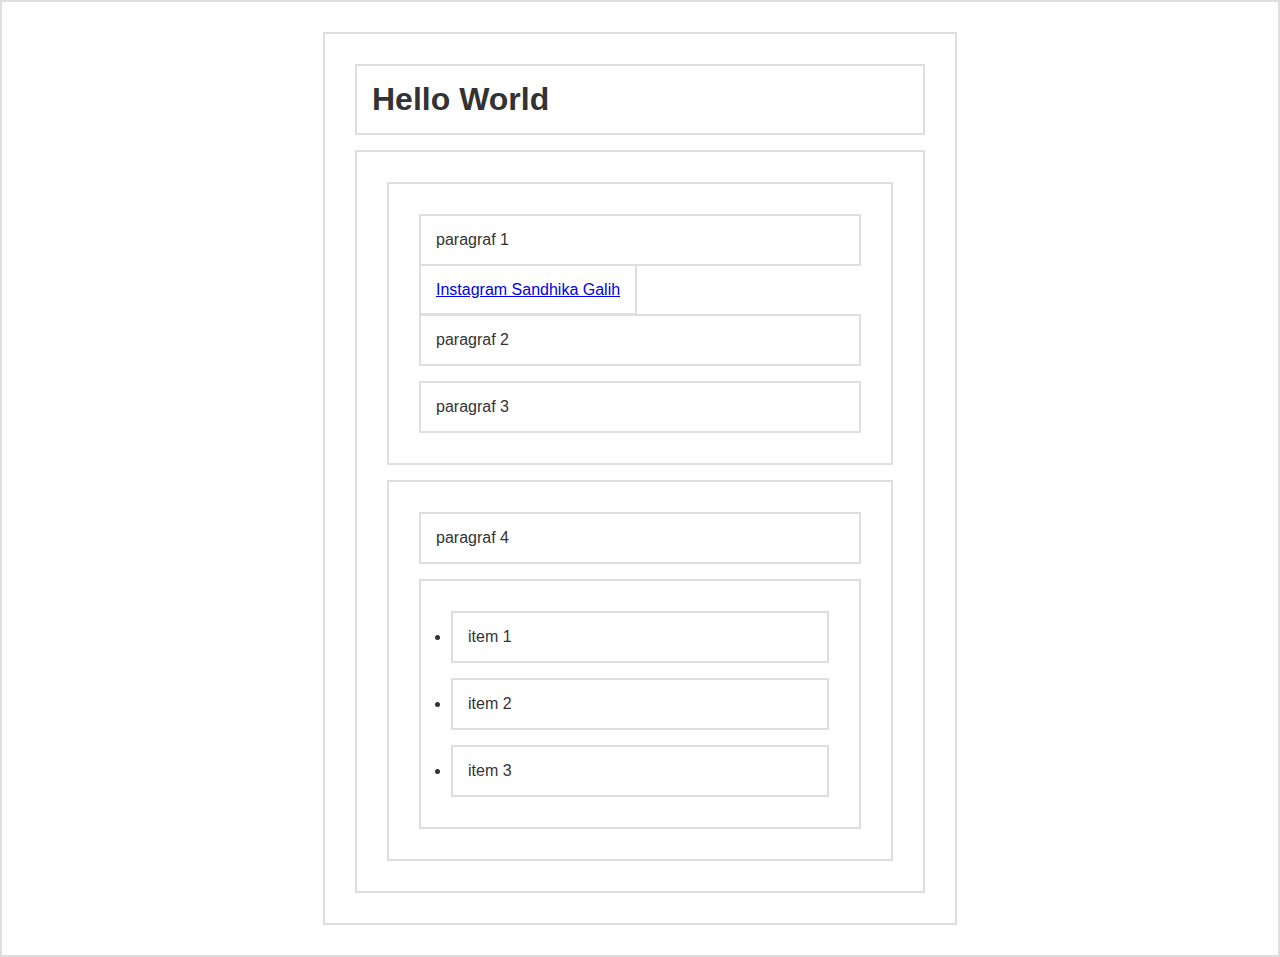
<file: dom-event/index.html>
<!DOCTYPE html>
<html lang="en">
<head>
    <meta charset="UTF-8">
    <title>Dom Selection</title>
    <style>
    * { 
        border: 2px solid #dedede; 
        padding: 15px; 
        margin: 15px; 
    }
    html { 
        margin: 0;
        padding: 0;
    }
    body { 
        max-width: 600px;
        margin: 30px auto;
        font-family: sans-serif;
        color: #333;
    }
    </style>
</head>
<body>

<h1 id="judul">Hello World</h1>
<div id="container">
    <section id="a">
        <p class="p1">paragraf 1</p>
        <a href="http://instagram.com/sandhikagalih">Instagram Sandhika Galih</a>
        <p class="p2">paragraf 2</p>
        <p class="p3" onclick="ubahWarnaP3()">paragraf 3</p>
    </section>
    <section id="b">
        <p>paragraf 4</p>
        <ul>
            <li>item 1</li>
            <li>item 2</li>
            <li>item 3</li>
        </ul>
    </section>
</div>

<script src="script.js"></script>
</body>
</html>
</file>
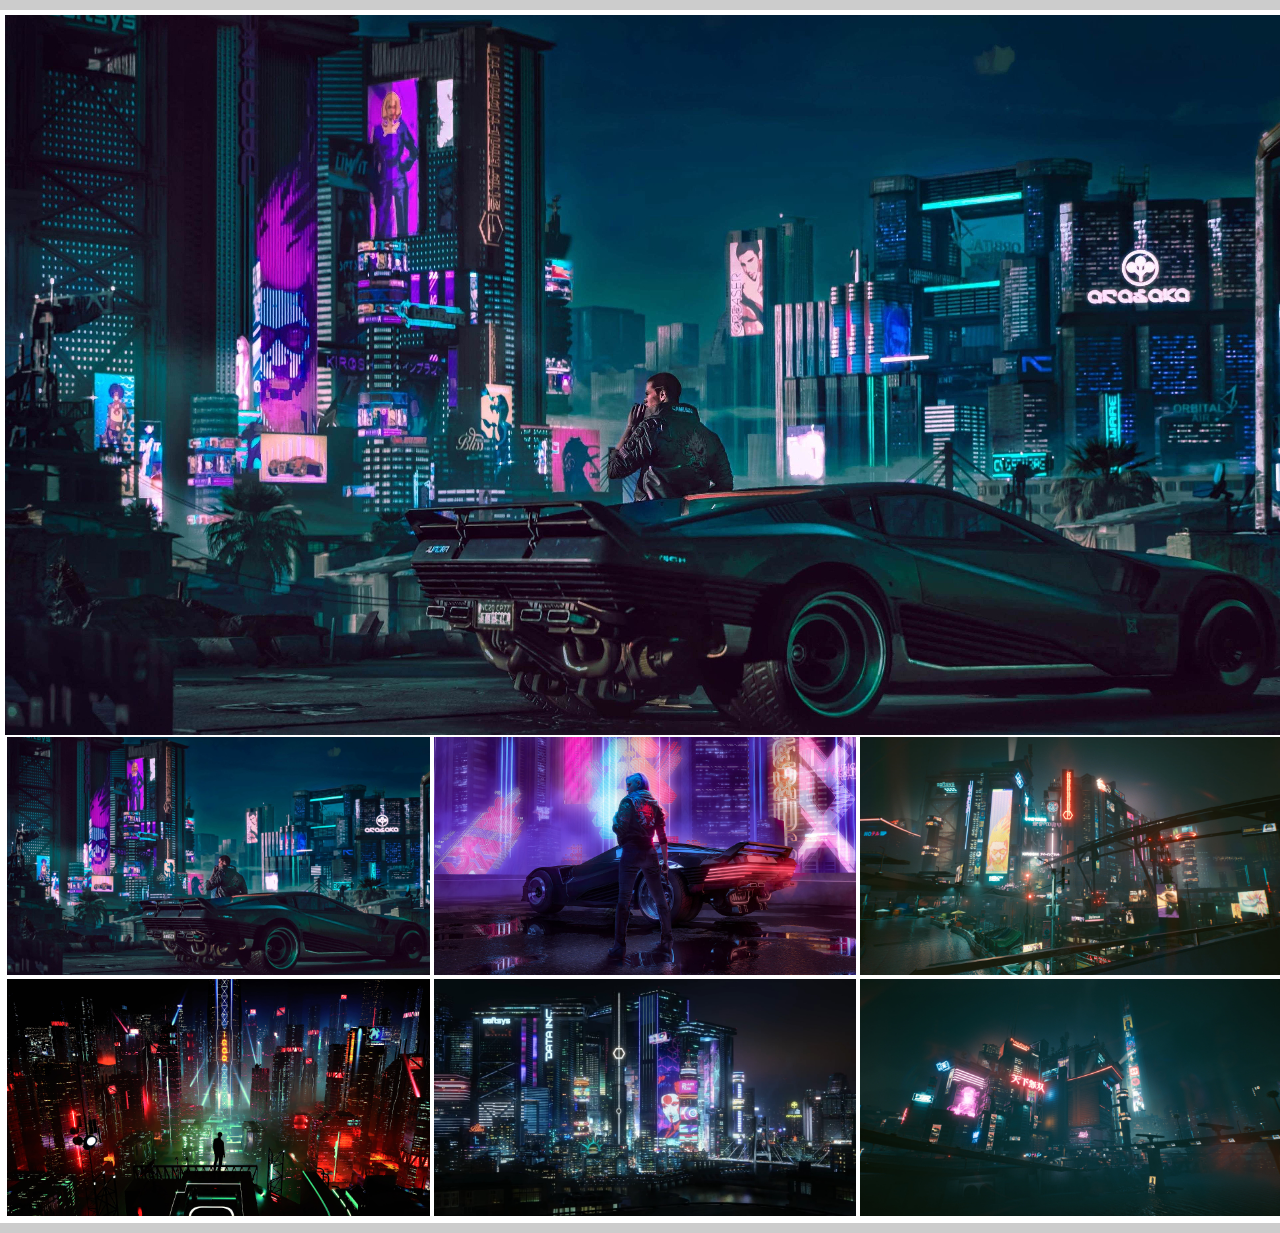
<file: dom-img/index.html>
<!DOCTYPE html>
<html lang="en">
<head>
    <meta charset="UTF-8">
    <meta name="viewport" content="width=device-width, initial-scale=1.0">
    <title>Document</title>
    <link rel="stylesheet" href="style.css">
</head>
<body>
    
    <div class="container">
        <img src="img/cyberpunk1.jpg" class="jumbo">
        <div class="thumbnail">
            <img src="img/cyberpunk1.jpg" class="thumb">
            <img src="img/cyberpunk2.jpg" class="thumb">
            <img src="img/cyberpunk3.jpg" class="thumb">
            <img src="img/cyberpunk4.jpg" class="thumb">
            <img src="img/cyberpunk5.jpg" class="thumb">
            <img src="img/cyberpunk6.jpg" class="thumb">
        </div>
    </div>
    
    <script src="script.js"></script>
</body>
</html>
</file>
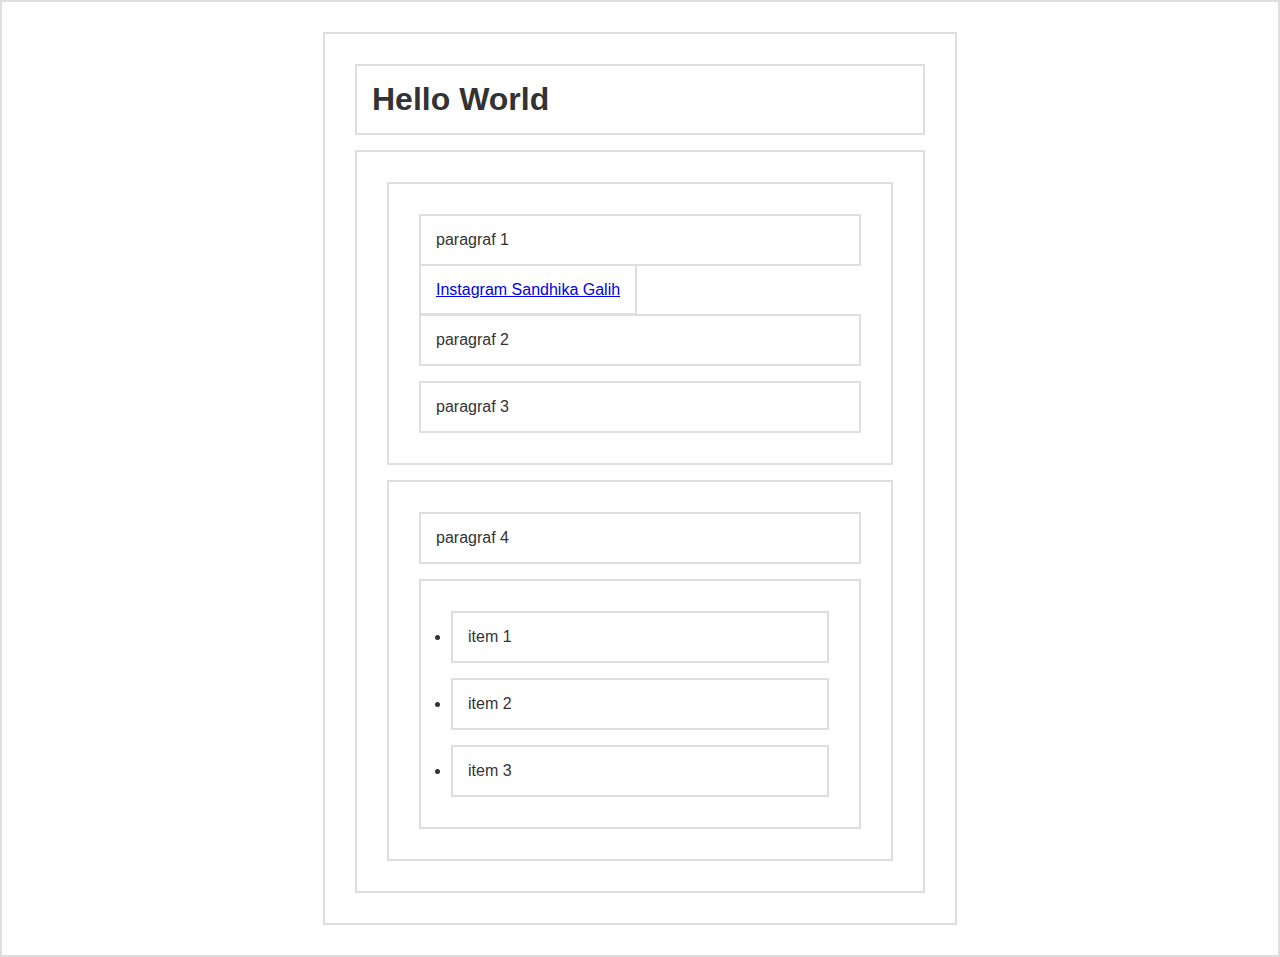
<file: dom-manipulation1/index.html>
<!DOCTYPE html>
<html lang="en">
<head>
    <meta charset="UTF-8">
    <title>Dom Selection</title>
    <style>
    * { 
        border: 2px solid #dedede; 
        padding: 15px; 
        margin: 15px; 
    }
    html { 
        margin: 0;
        padding: 0;
    }
    body { 
        max-width: 600px;
        margin: 30px auto;
        font-family: sans-serif;
        color: #333;
    }

    .biru-muda{
        background-color: lightblue;
    }
    </style>
</head>
<body>

<h1 id="judul">Hello World</h1>
<div id="container">
    <section id="a">
        <p class="p1">paragraf 1</p>
        <a href="http://instagram.com/sandhikagalih">Instagram Sandhika Galih</a>
        <p class="p2">paragraf 2</p>
        <p class="p3">paragraf 3</p>
    </section>
    <section id="b">
        <p>paragraf 4</p>
        <ul>
            <li>item 1</li>
            <li>item 2</li>
            <li>item 3</li>
        </ul>
    </section>
</div>

<script src="script.js"></script>
</body>
</html>
</file>
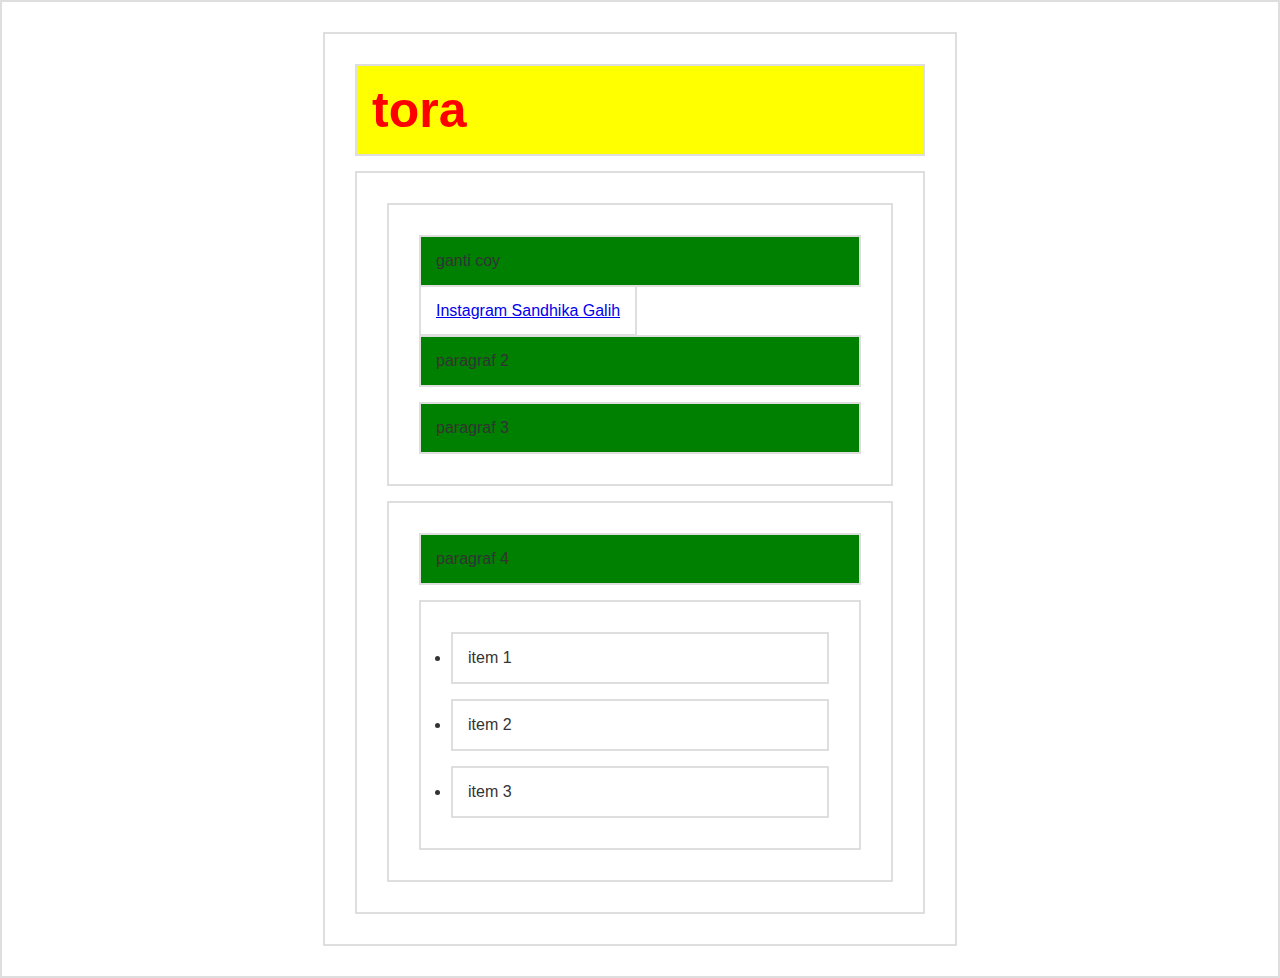
<file: dom-selection1/index.html>
<!DOCTYPE html>
<html lang="en">
<head>
    <meta charset="UTF-8">
    <title>Dom Selection</title>
    <style>
    * { 
        border: 2px solid #dedede; 
        padding: 15px; 
        margin: 15px; 
    }
    html { 
        margin: 0;
        padding: 0;
    }
    body { 
        max-width: 600px;
        margin: 30px auto;
        font-family: sans-serif;
        color: #333;
    }
    </style>
</head>
<body>

<h1 id="judul">Hello World</h1>
<div id="container">
    <section id="a">
        <p class="p1">paragraf 1</p>
        <a href="http://instagram.com/sandhikagalih">Instagram Sandhika Galih</a>
        <p class="p2">paragraf 2</p>
        <p class="p3">paragraf 3</p>
    </section>
    <section id="b">
        <p>paragraf 4</p>
        <ul>
            <li>item 1</li>
            <li>item 2</li>
            <li>item 3</li>
        </ul>
    </section>
</div>

<script src="script.js"></script>
</body>
</html>
</file>
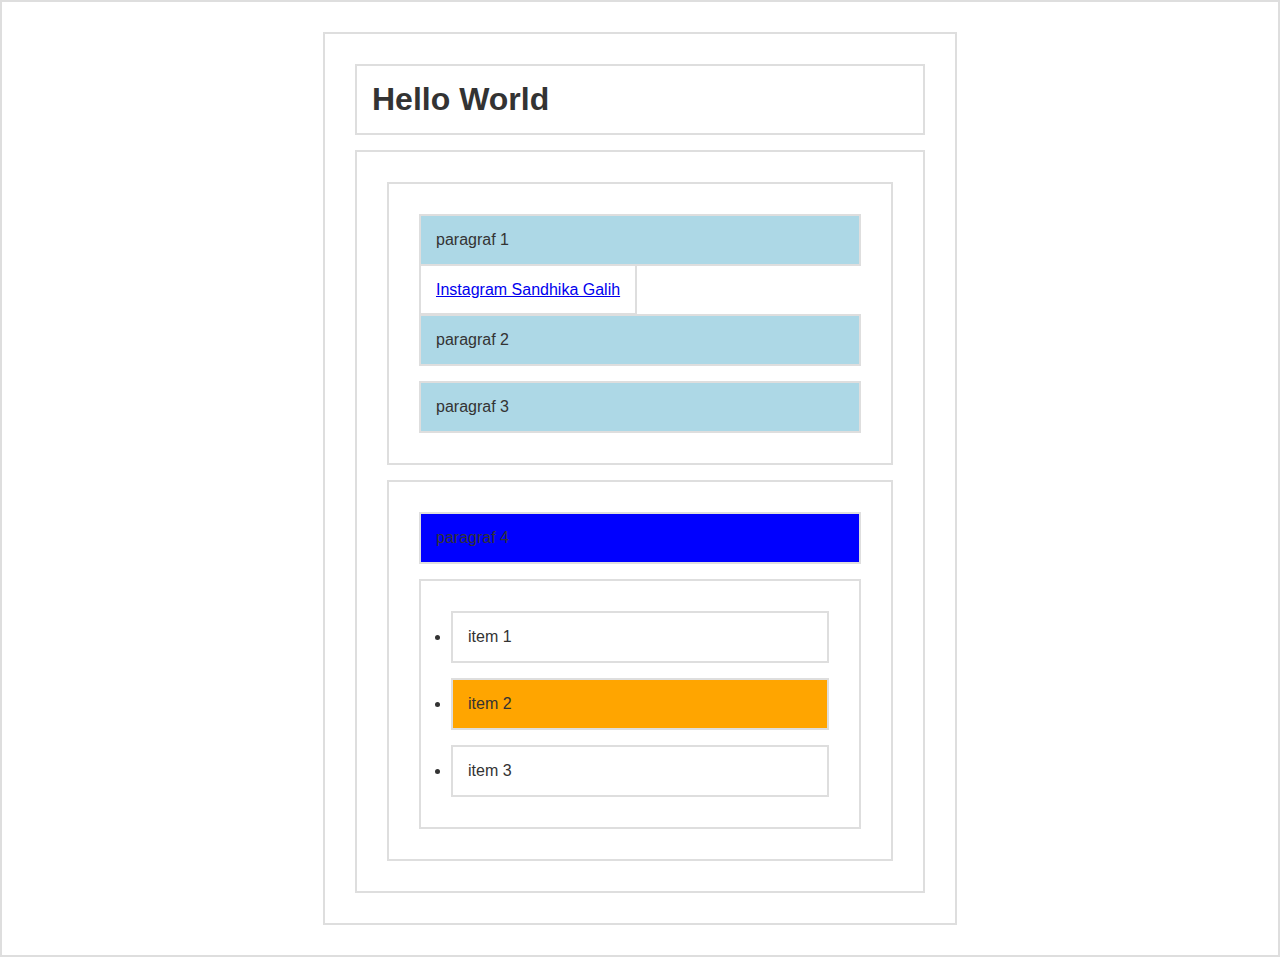
<file: dom-selection2/index.html>
<!DOCTYPE html>
<html lang="en">
<head>
    <meta charset="UTF-8">
    <title>Dom Selection</title>
    <style>
    * { 
        border: 2px solid #dedede; 
        padding: 15px; 
        margin: 15px; 
    }
    html { 
        margin: 0;
        padding: 0;
    }
    body { 
        max-width: 600px;
        margin: 30px auto;
        font-family: sans-serif;
        color: #333;
    }

    /* section#b ul li:nth-child(2){
        background-color: orange;
    } */
    </style>
</head>
<body>

<h1 id="judul">Hello World</h1>
<div id="container">
    <section id="a">
        <p class="p1">paragraf 1</p>
        <a href="http://instagram.com/sandhikagalih">Instagram Sandhika Galih</a>
        <p class="p2">paragraf 2</p>
        <p class="p3">paragraf 3</p>
    </section>
    <section id="b">
        <p>paragraf 4</p>
        <ul>
            <li>item 1</li>
            <li>item 2</li>
            <li>item 3</li>
        </ul>
    </section>
</div>

<script src="script.js"></script>
</body>
</html>
</file>
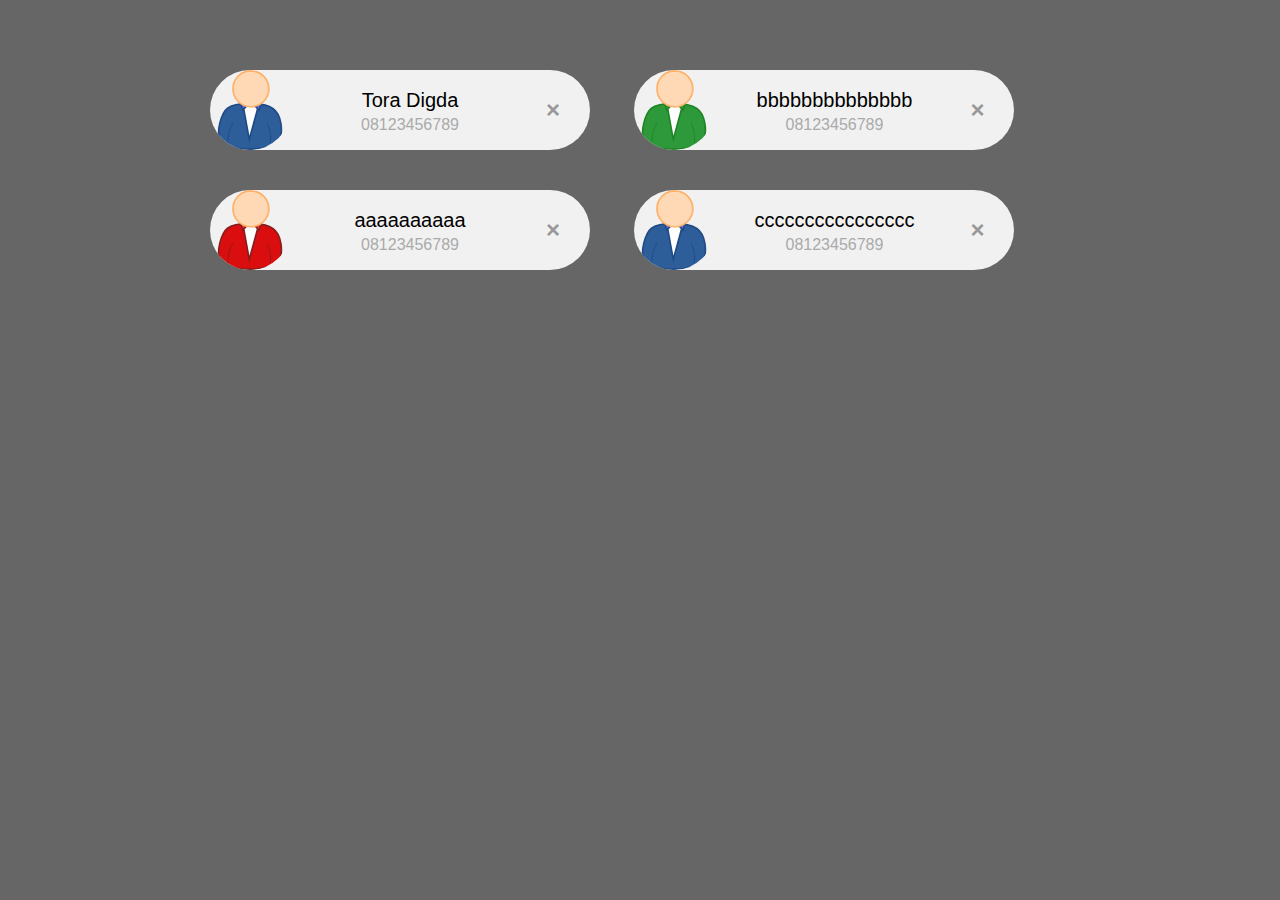
<file: dom-traversal/index.html>
<!DOCTYPE html>
<html>
<head>
    <title>DOM Traversal</title>
    <link rel="stylesheet" type="text/css" href="style.css">
</head>
<body>

<div class="container">

    <div class="card">
        <img src="img/user1.svg " width="96" height="96">
        <span class="nama">Tora Digda </span>
        <span class="telp">08123456789</span>
        <span class="close">×</span>
    </div> 


    <div class="card">
        <img src="img/user2.svg " width="96" height="96">
        <span class="nama">bbbbbbbbbbbbbb</span>
        <span class="telp">08123456789</span>
        <span class="close">×</span>
    </div> 


    <div class="card">
        <img src="img/user3.svg " width="96" height="96">
        <span class="nama">aaaaaaaaaa</span>
        <span class="telp">08123456789</span>
        <span class="close">×</span>
    </div> 


    <div class="card">
        <img src="img/user1.svg " width="96" height="96">
        <span class="nama">cccccccccccccccc</span>
        <span class="telp">08123456789</span>
        <span class="close">×</span>
    </div> 

</div>

<script src="script.js"></script>
</body>
</html>
</file>
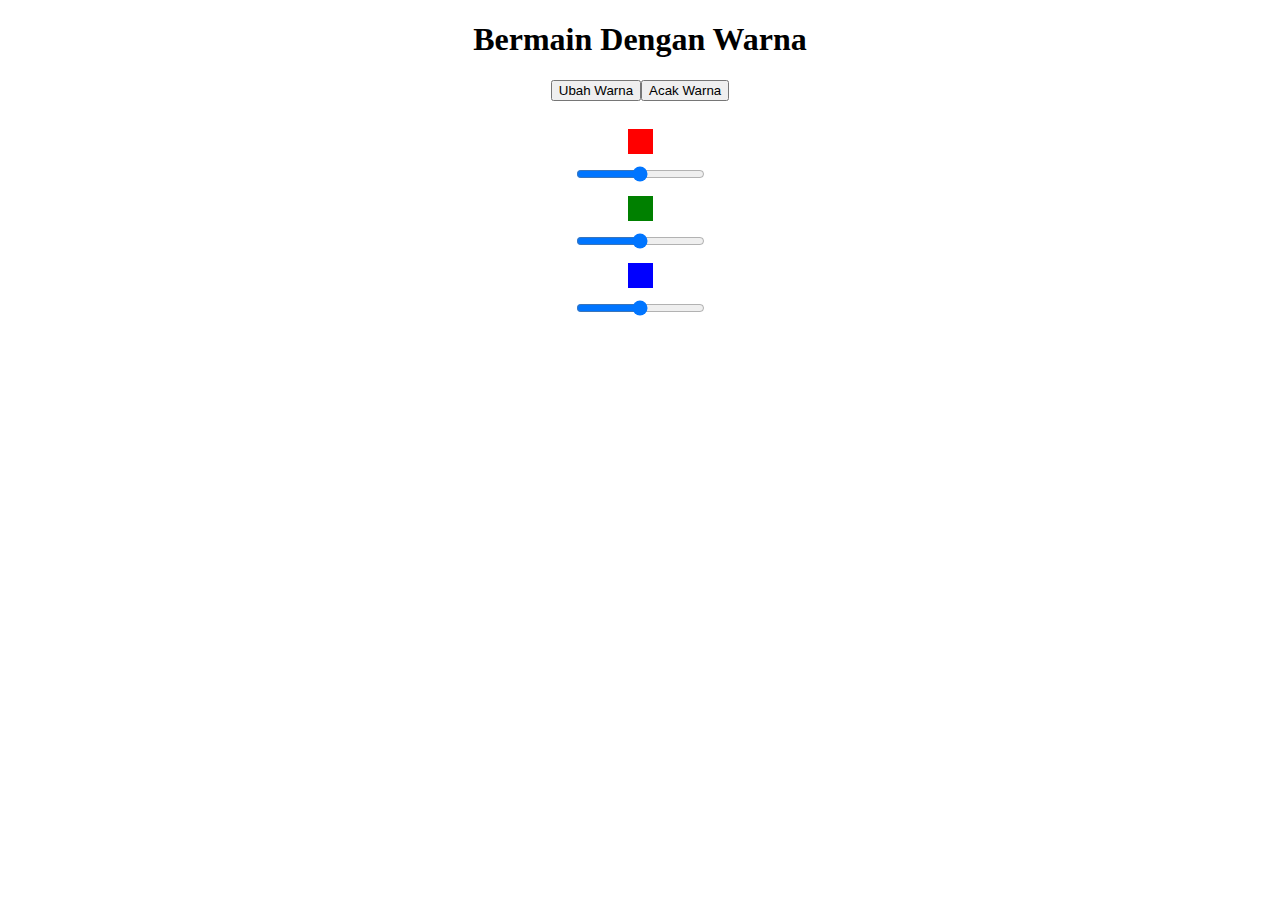
<file: latihan-dom-warna/index.html>
<!DOCTYPE html>
<html lang="en">
<head>
    <meta charset="UTF-8">
    <meta name="viewport" content="width=device-width, initial-scale=1.0">
    <title>Latihan DOM</title>
    <style>
        html,body{
            height: 100%;
        }
        body{
            text-align: center;
        }
        .kotak{
            width: 25px;
            height: 25px;
            margin: 10px auto;
        }
        .merah{background-color: red;}
        .hijau{background-color: green;}
        .biru{background-color: blue;}
        .biru-muda{background-color: lightblue;}
    </style>
</head>
<body>
    <h1>Bermain Dengan Warna</h1>
    <button type="button" id="tUbahWarna">Ubah Warna</button>

    <br><br>

    <div class="kotak merah"></div>
    <input type="range" name="sMerah" min="0" max="255">

    <div class="kotak hijau"></div>
    <input type="range" name="sHijau" min="0" max="255">

    <div class="kotak biru"></div>
    <input type="range" name="sBiru" min="0" max="255">






    <script src="script.js"></script>
</body>
</html>
</file>
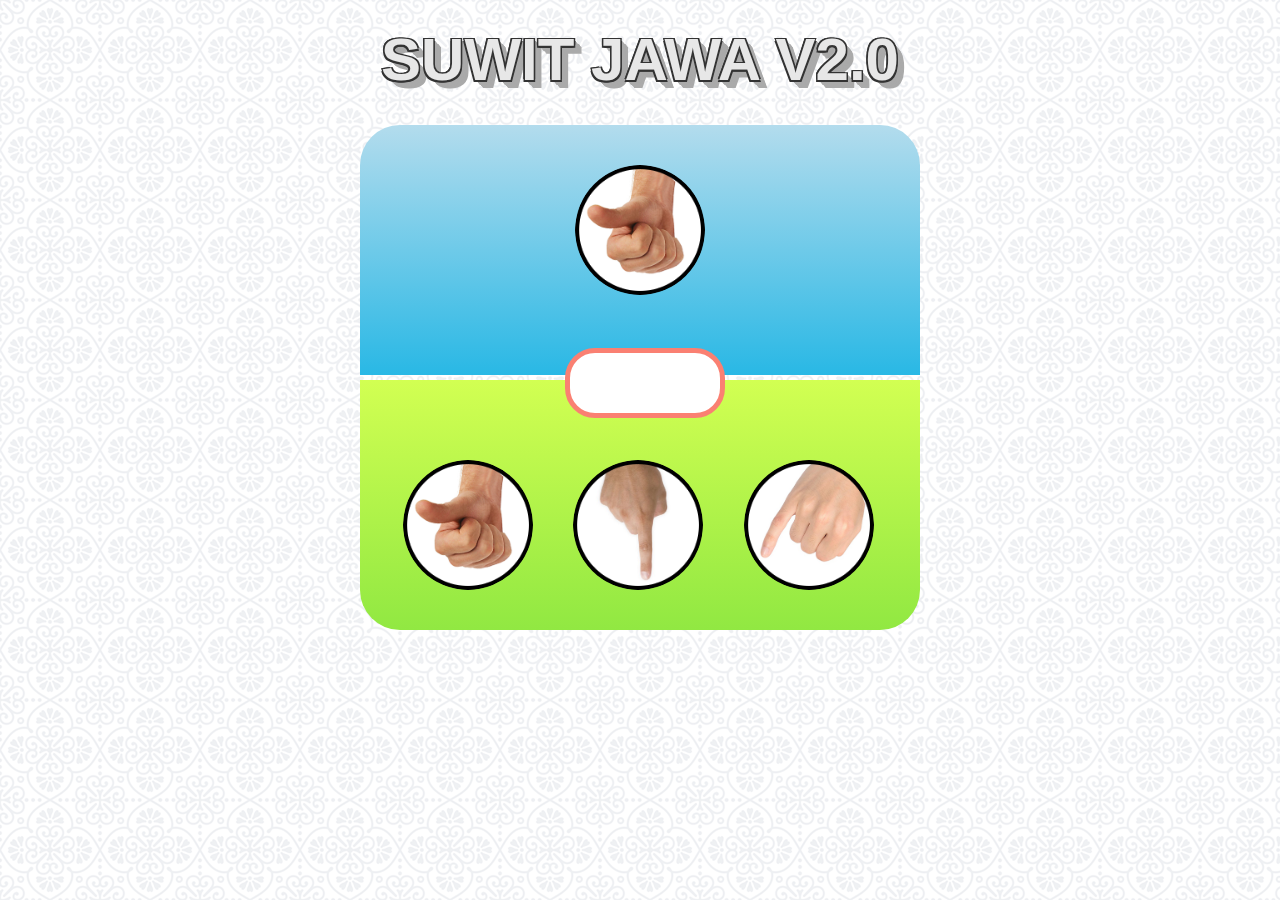
<file: suwitjawa/index.html>
<!DOCTYPE html>
<html lang="en">
<head>
    <meta charset="UTF-8">
    <meta name="viewport" content="width=device-width, initial-scale=1.0">
    <title>Document</title>
    <link rel="stylesheet" href="style.css">
</head>
<body>
    
    <h1>Suwit Jawa v2.0</h1>

    <div class="container">
        <div class="area-komputer">
            <img src="img/gajah.png" class="img-komputer">
        </div>
        <div class="info"></div>
        <div class="area-player">
            <ul>
                <li>
                    <img src="img/gajah.png" class="gajah">
                </li>
                <li>
                    <img src="img/orang.png" class="orang">
                </li>
                <li>
                    <img src="img/semut.png" class="semut">
                </li>
            </ul>
        </div>
    </div>

    <script src="script.js"></script>
</body>
</html>
</file>
<file: dom-img/style.css>
*{
    margin: 0;
    padding: 0;
    line-height: 0;
}

body{
    background-color: #ccc;
    text-align: center;
}

.container{
    width: 1280px;
    margin: 10px auto;
    border: 5px solid white;
    overflow: auto;
}

.thumb{
    width: 426.6px;
    float: left;
    border: 2px solid white;
    box-sizing: border-box;
}

.thumb:hover{
    opacity: 0.5;
    cursor: pointer;
}

@keyframes fadeIn {
    to{
        opacity: 1;
    }
}

.fade {
    opacity: 0;
    animation: fadeIn 0.5s forwards;
}

.active{
    opacity: 0.5;
}
</file>
<file: dom-traversal/style.css>
body {
    margin: 50px;
    font-family: arial;
    background-color: #666;
}

.container {
    width: 900px;
    margin: auto;
}

.card {
    display: inline-block;
    width: 220px;
    padding: 0 80px;
    height: 80px;
    font-size: 16px;
    line-height: 80px;
    border-radius: 40px;
    background-color: #f1f1f1;
    margin: 20px;
    position: relative;
    text-align: center;
}

.card a{
    text-decoration: none;
}

.card img {
    float: left;
    margin: 0 10px 0 -80px;
    height: 80px;
    width: 80px;
    border-radius: 50%;
    position: relative;
}

.card .nama, .card .telp {
    display: block;
    line-height: 20px;
    padding: 0 5px;
}

.card .nama {
    margin-left: 20px;
    margin-top: 20px;
    font-size: 20px;
}

.card .telp {
    margin-left: 20px;
    margin-top: 5px;
    font-size: 16px;
    color: #aaa;
}

.card .close {
    font-size: 24px;
    font-weight: bold;
    color: #999;
    position: absolute;
    top: 0;
    right: 30px;
    cursor: pointer;
}

.card:hover .close {
    color: red;
}
</file>
<file: suwitjawa/style.css>
/* http://meyerweb.com/eric/tools/css/reset/ 
   v2.0 | 20110126
   License: none (public domain)
*/

html, body, div, span, applet, object, iframe,
h1, h2, h3, h4, h5, h6, p, blockquote, pre,
a, abbr, acronym, address, big, cite, code,
del, dfn, em, img, ins, kbd, q, s, samp,
small, strike, strong, sub, sup, tt, var,
b, u, i, center,
dl, dt, dd, ol, ul, li,
fieldset, form, label, legend,
table, caption, tbody, tfoot, thead, tr, th, td,
article, aside, canvas, details, embed, 
figure, figcaption, footer, header, hgroup, 
menu, nav, output, ruby, section, summary,
time, mark, audio, video {
    margin: 0;
    padding: 0;
    border: 0;
    font-size: 100%;
    font: inherit;
    vertical-align: baseline;
}
/* HTML5 display-role reset for older browsers */
article, aside, details, figcaption, figure, 
footer, header, hgroup, menu, nav, section {
    display: block;
}
body {
    line-height: 1;
}
ol, ul {
    list-style: none;
}
blockquote, q {
    quotes: none;
}
blockquote:before, blockquote:after,
q:before, q:after {
    content: '';
    content: none;
}
table {
    border-collapse: collapse;
    border-spacing: 0;
}


/* Suwit Jawa 2.0 */

body {
    background-image: url(img/bg.png);
    font-family: arial;
}
h1 {
    font-size: 60px;
    font-weight: bold;
    text-align: center;
    margin: 10px 0;
    margin-top: 30px;
    text-transform: uppercase;
    color: #e7e7e7;
    text-shadow: 1.5px 1.5px 0 #333, 0px 1.5px 0 #333, -1.5px -1.5px 0 #333, -1.5px -1.5px 0 #333, -1.5px 1.5px 0 #333, 1.5px -1.5px 0 #333, 0.7778174593px 0.7778174593px 0 #aaaaaa, 1.5556349186px 1.5556349186px 0 #aaaaaa, 2.3334523779px 2.3334523779px 0 #aaaaaa, 3.1112698372px 3.1112698372px 0 #aaaaaa, 3.8890872965px 3.8890872965px 0 #aaaaaa, 4.6669047558px 4.6669047558px 0 #aaaaaa, 5.4447222151px 5.4447222151px 0 #aaaaaa, 6.2225396744px 6.2225396744px 0 #aaaaaa, 7.0003571337px 7.0003571337px 0 #aaaaaa, 7.7781745931px 7.7781745931px 0 #aaaaaa;
}

.container {
    width: 600px;
    margin: auto;
    padding: 20px;
    position: relative;
}

.area-komputer {
    width: 560px;
    height: 250px;
    margin: 5px auto;
    background-color: lightblue;
    background: linear-gradient(to bottom, rgba(179,220,237,1) 0%, rgba(41,184,229,1) 100%);
    position: relative;
    padding-top: 40px;
    box-sizing: border-box;
    border-radius: 40px 40px 0 0;
}

.area-player {
    width: 560px;
    height: 250px;
    margin: 5px auto;
    background-color: lightgreen;
    background: linear-gradient(to bottom, rgba(210,255,82,1) 0%, rgba(145,232,66,1) 100%);
    position: relative;
    border-radius: 0 0 40px 40px;
}

.info {
    width: 150px;
    height: 60px;
    border: 5px solid salmon;
    position: absolute;
    left: 50%;
    margin-left: -75px;
    top: 50%;
    margin-top: -30px;
    background-color: white;
    border-radius: 30px;
    z-index: 1;
    text-align: center;
    line-height: 60px;
    color: #f89bb4;
    font-size: 26px;
    text-shadow: 1px 1px 1px rgba(0,0,0,.3);
}

ul {
    padding-top: 80px;
    padding-left: 25px;
}

li {
    display: inline-block;
    margin: 0 18px;
}

img {
    width: 130px;
    height: 130px;
    display: block;
    margin: auto;
    border-radius: 50%;
}

.gajah, .orang, .semut {
    transition: .3s;
    position: relative;
    top:0;
    cursor: pointer;
}

.gajah:hover, .semut:hover, .orang:hover, .active {
    box-shadow: 0 0 10px 5px limegreen;
}

.gajah:active, .semut:active, .orang:active {
    top: 2px;
}
</file>
